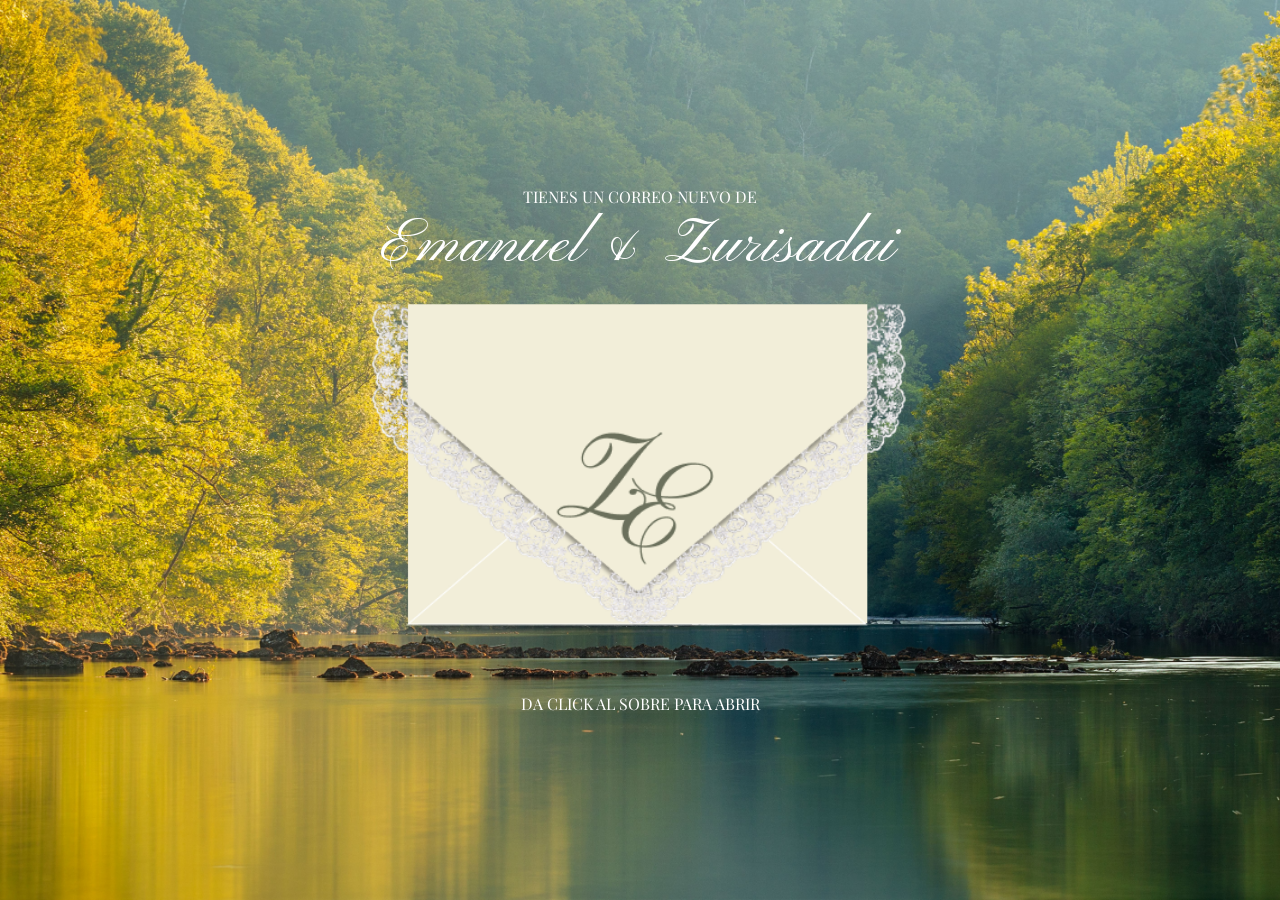
<file: index.html>
<!DOCTYPE html>
<html lang="es">
<head>
    <meta charset="UTF-8">
    <meta name="viewport" content="width=device-width, initial-scale=1.0">
    <meta name="description" content="Tienes un correo nuevo de Zurisadai & Emanuel. Da click en el sobre para abrir tu invitación de boda.">

    <!-- Open Graph (vista previa al compartir por WhatsApp, etc.) -->
    <!-- TODO: reemplazar https://tu-dominio.com por el dominio real al desplegar -->
    <meta property="og:type" content="website">
    <meta property="og:title" content="Emanuel & Zurisadai - Tienes un correo nuevo">
    <meta property="og:description" content="Da click en el sobre para abrir tu invitación de boda.">
    <meta property="og:image" content="https://zurisadaiyemanuel.lat/fotos/foto1.jpeg">
    <meta property="og:url" content="https://zurisadaiyemanuel.lat/index.html">

    <link rel="stylesheet" href="css/invitation-style.css">
    <link rel="icon" href="favicon/favicon-ZE-logo.png">
    <title>E&Z - Invitación</title>
</head>
<body>
    <main id="header-card-index">
        <p id="header-card-index-label-1">TIENES UN CORREO NUEVO DE</p>
        <p id="header-card-index-label-2">Emanuel & Zurisadai</p>
        <a href="invitation.html"><img id="sobre-closed-img" src="img/sobre-bordado.png" alt="imagen de sobre"></a>
        <p id="header-card-index-label-3">DA CLICK AL SOBRE PARA ABRIR</p>
    </main>
    <script src="js/animations.js"></script>
</body>
</html>
</file>
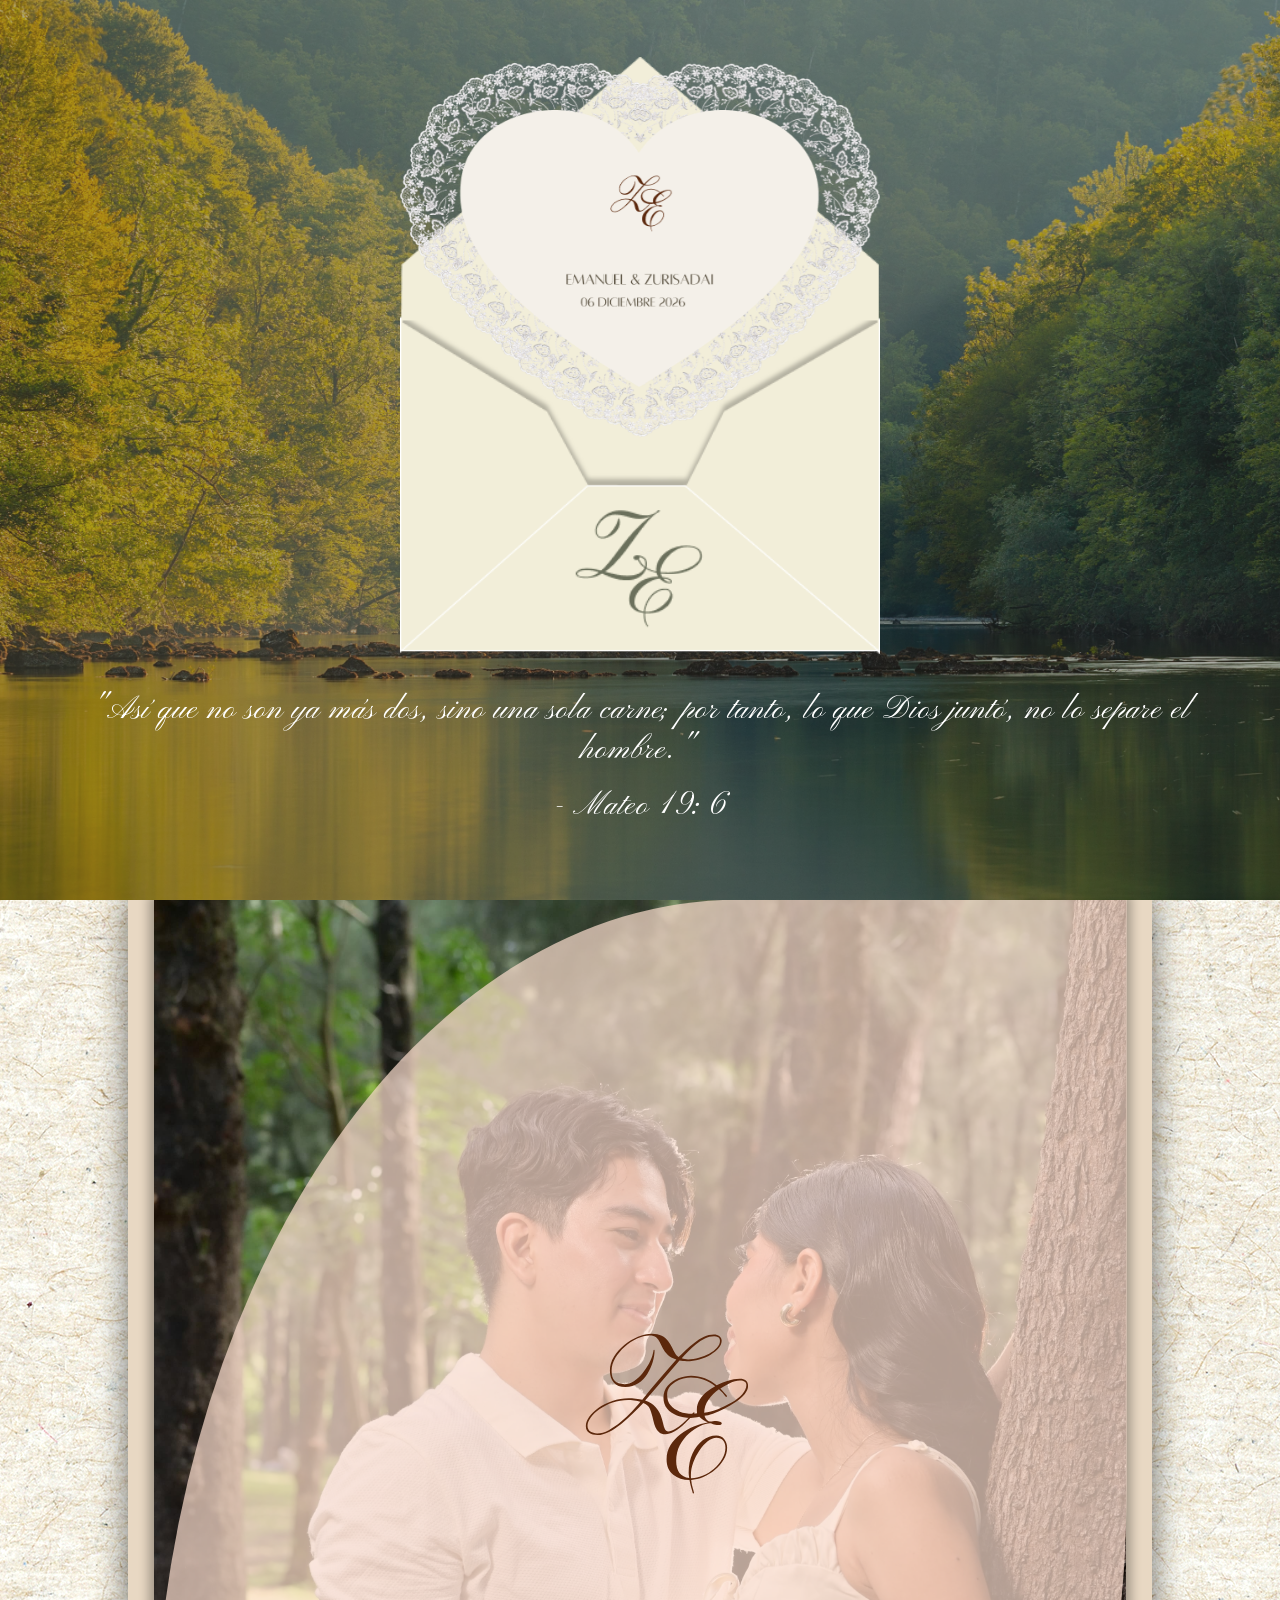
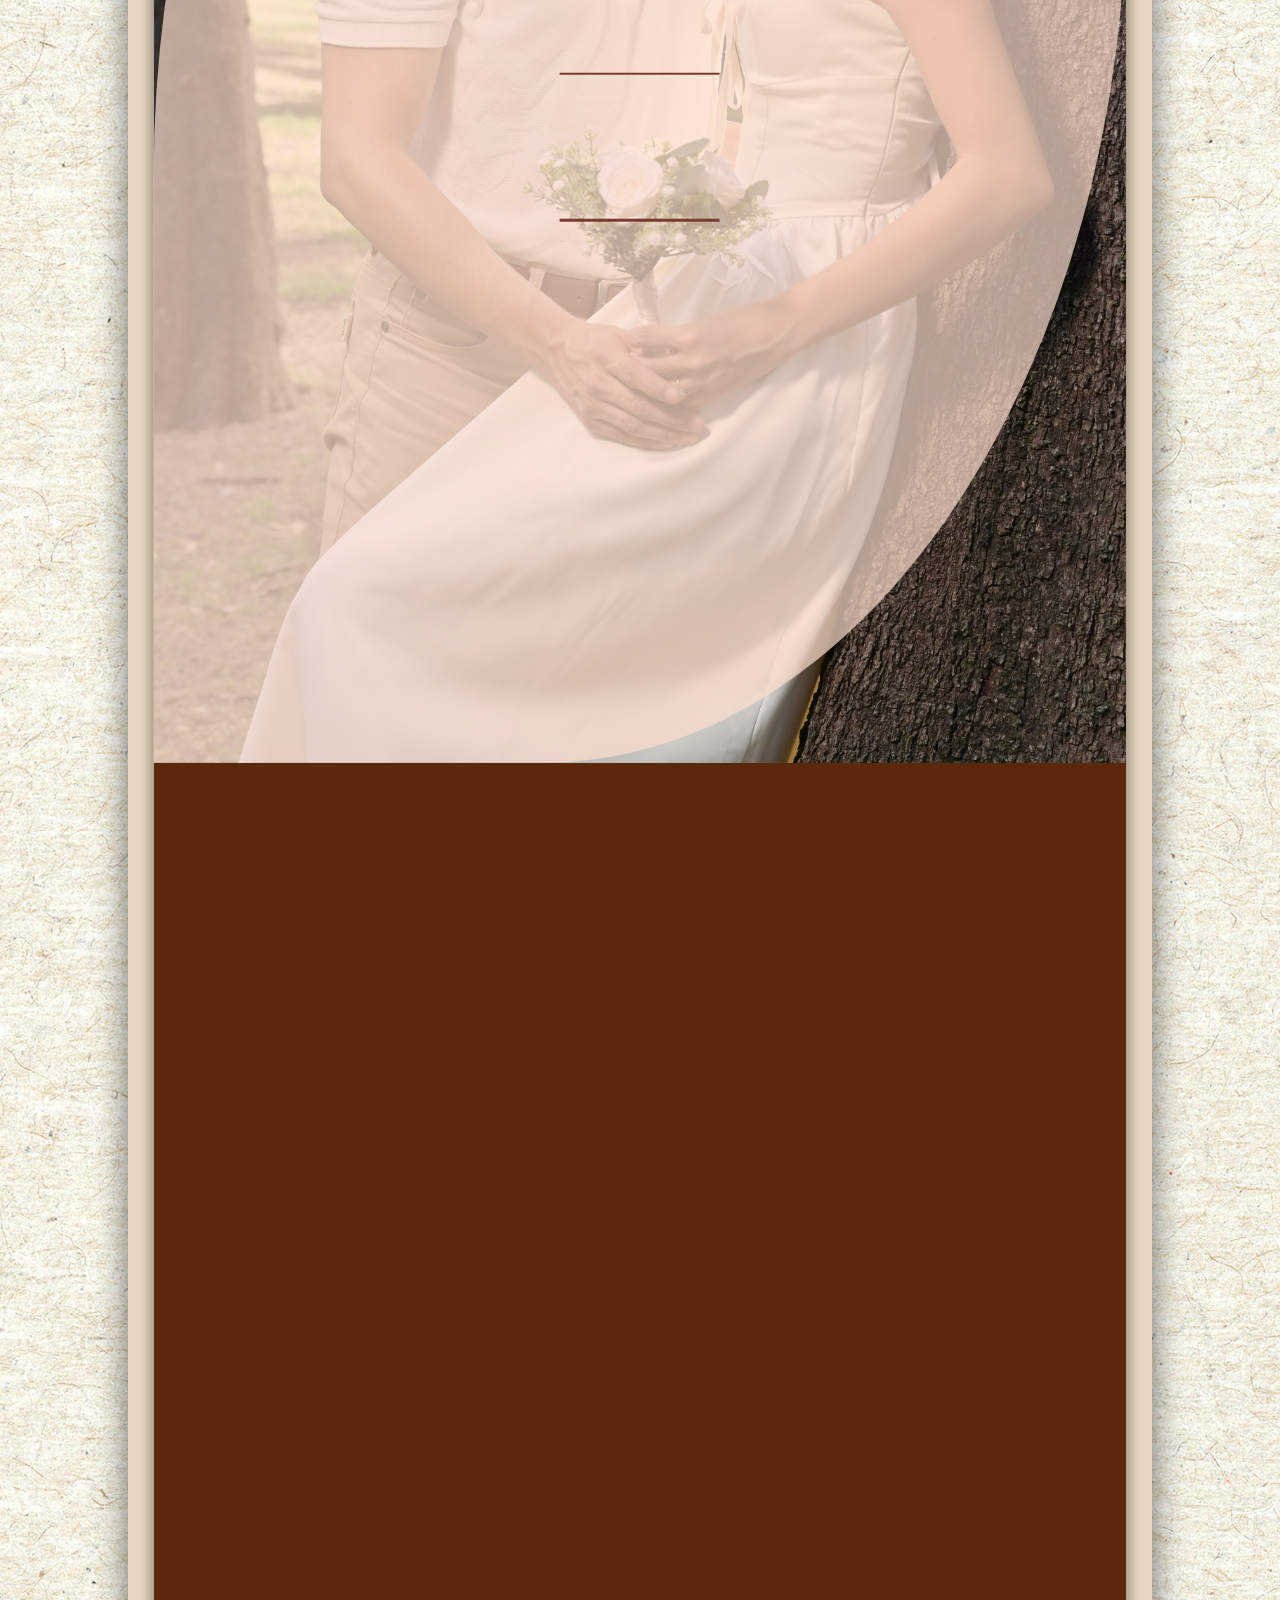
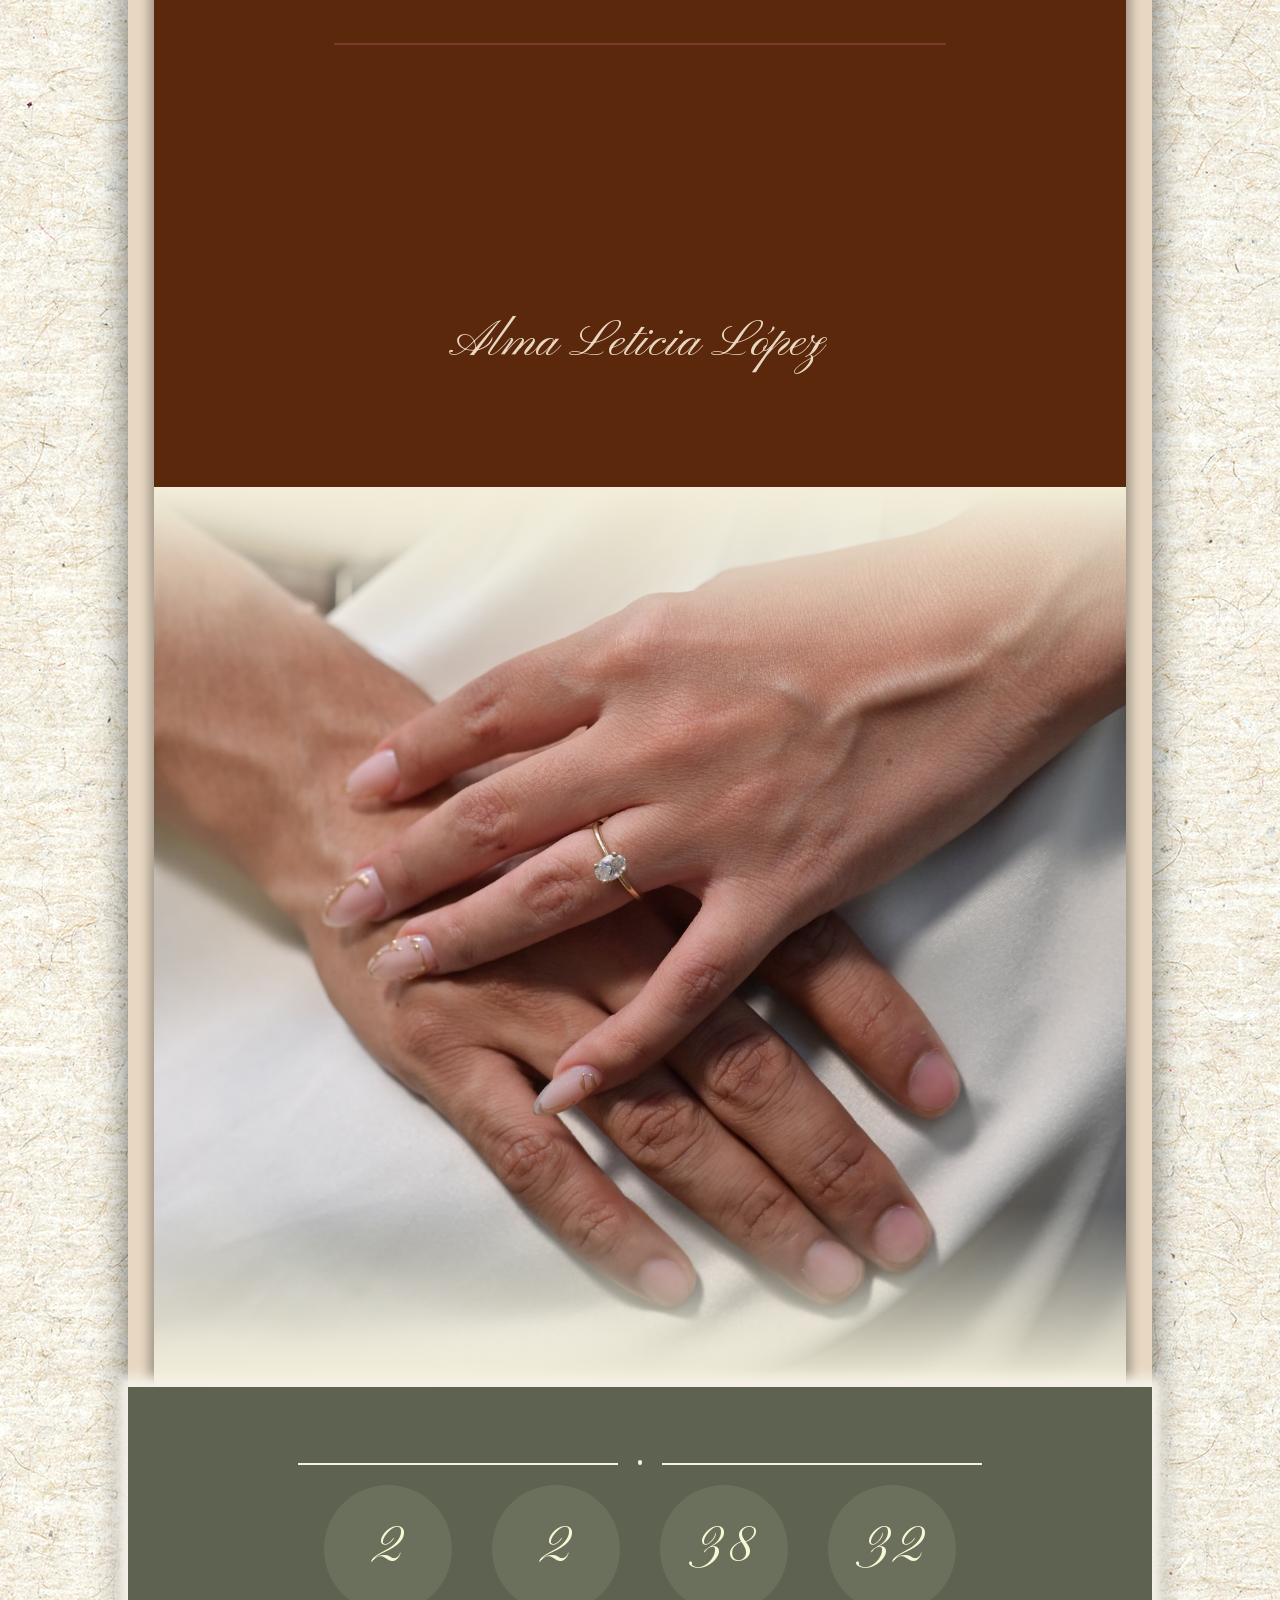
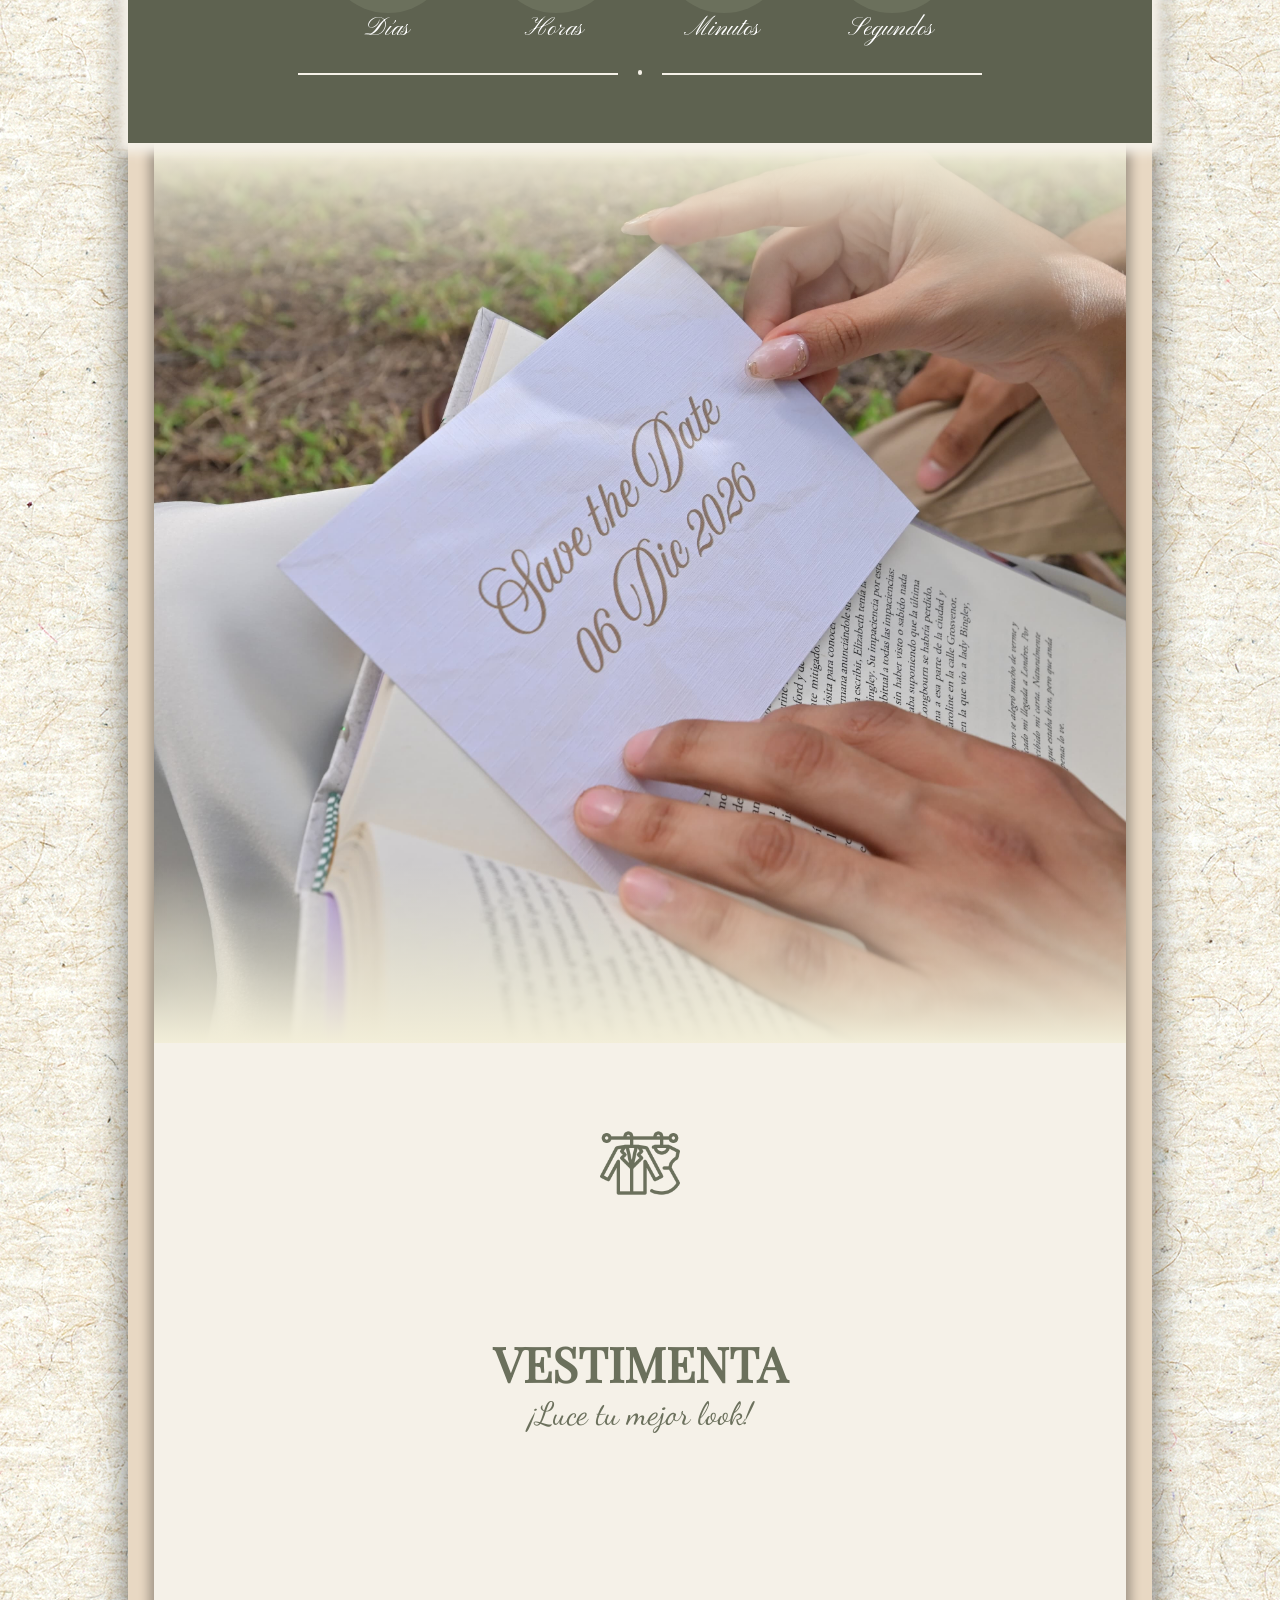
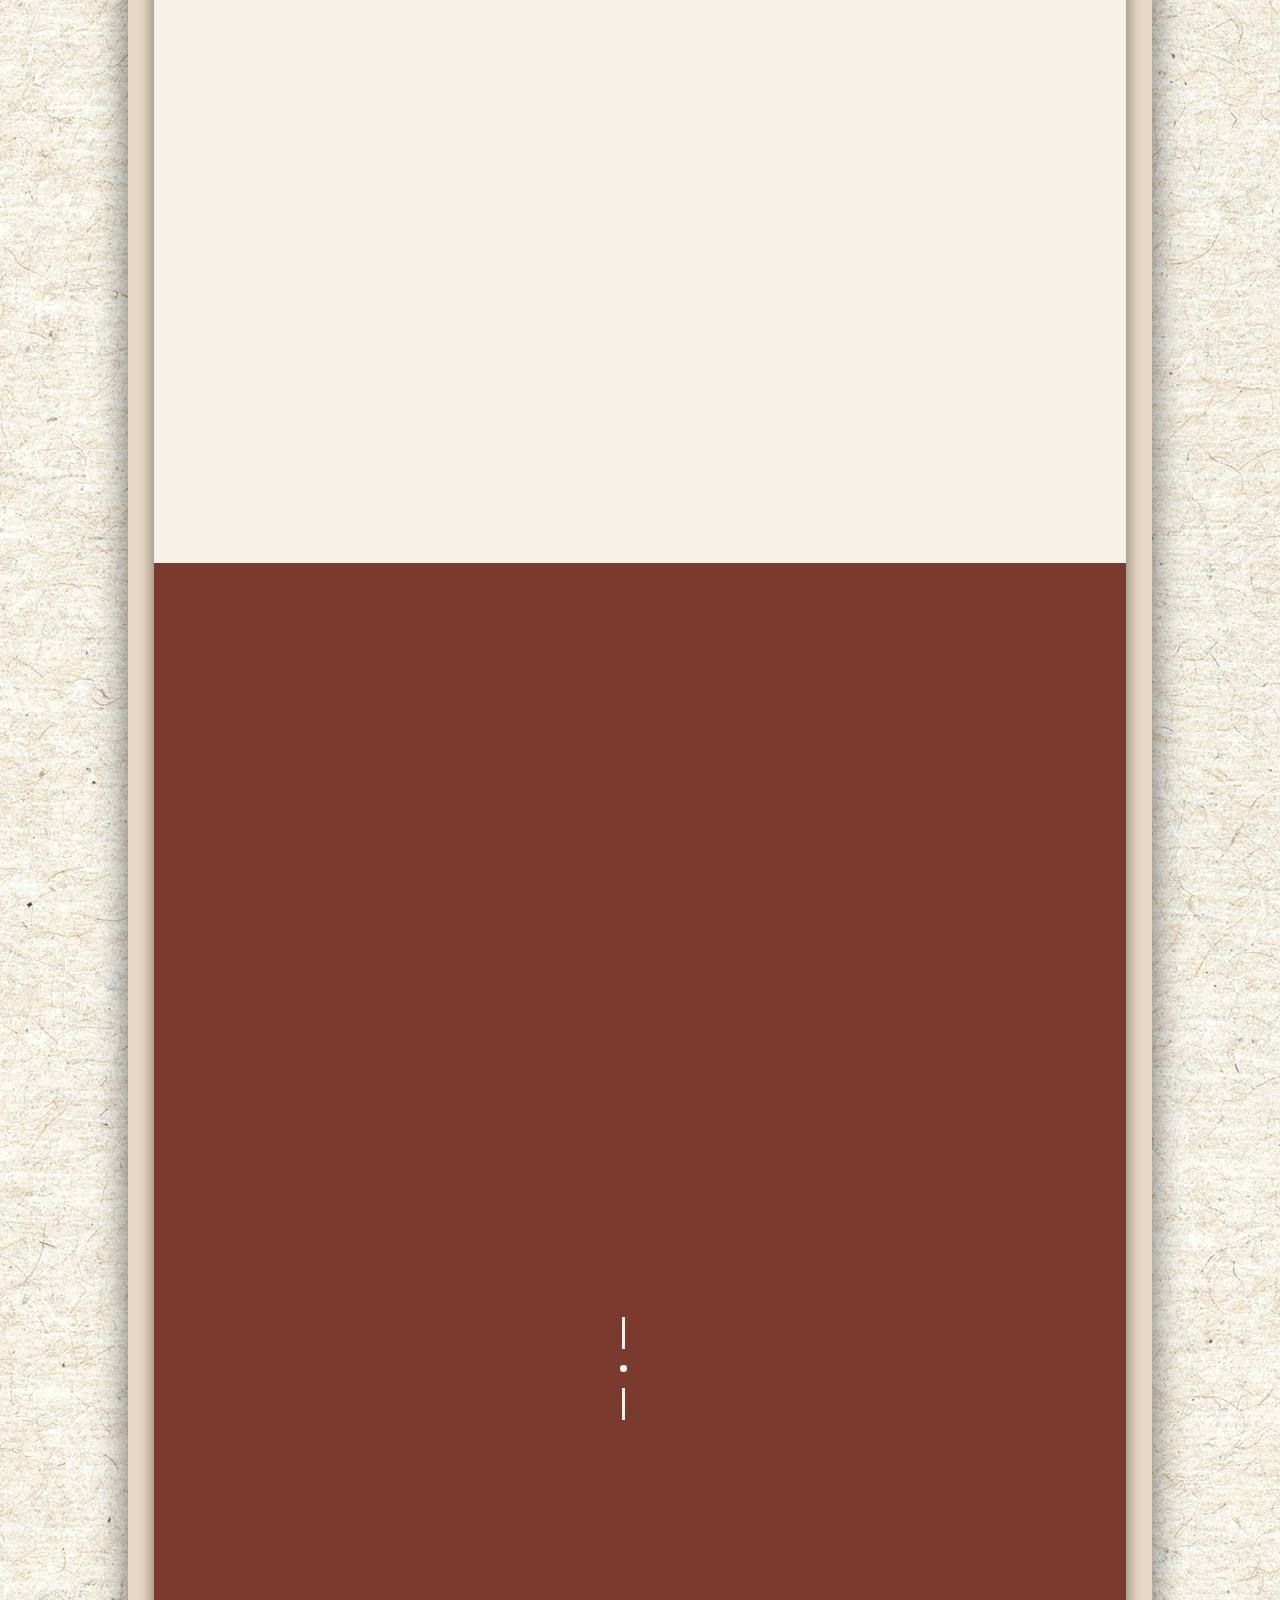
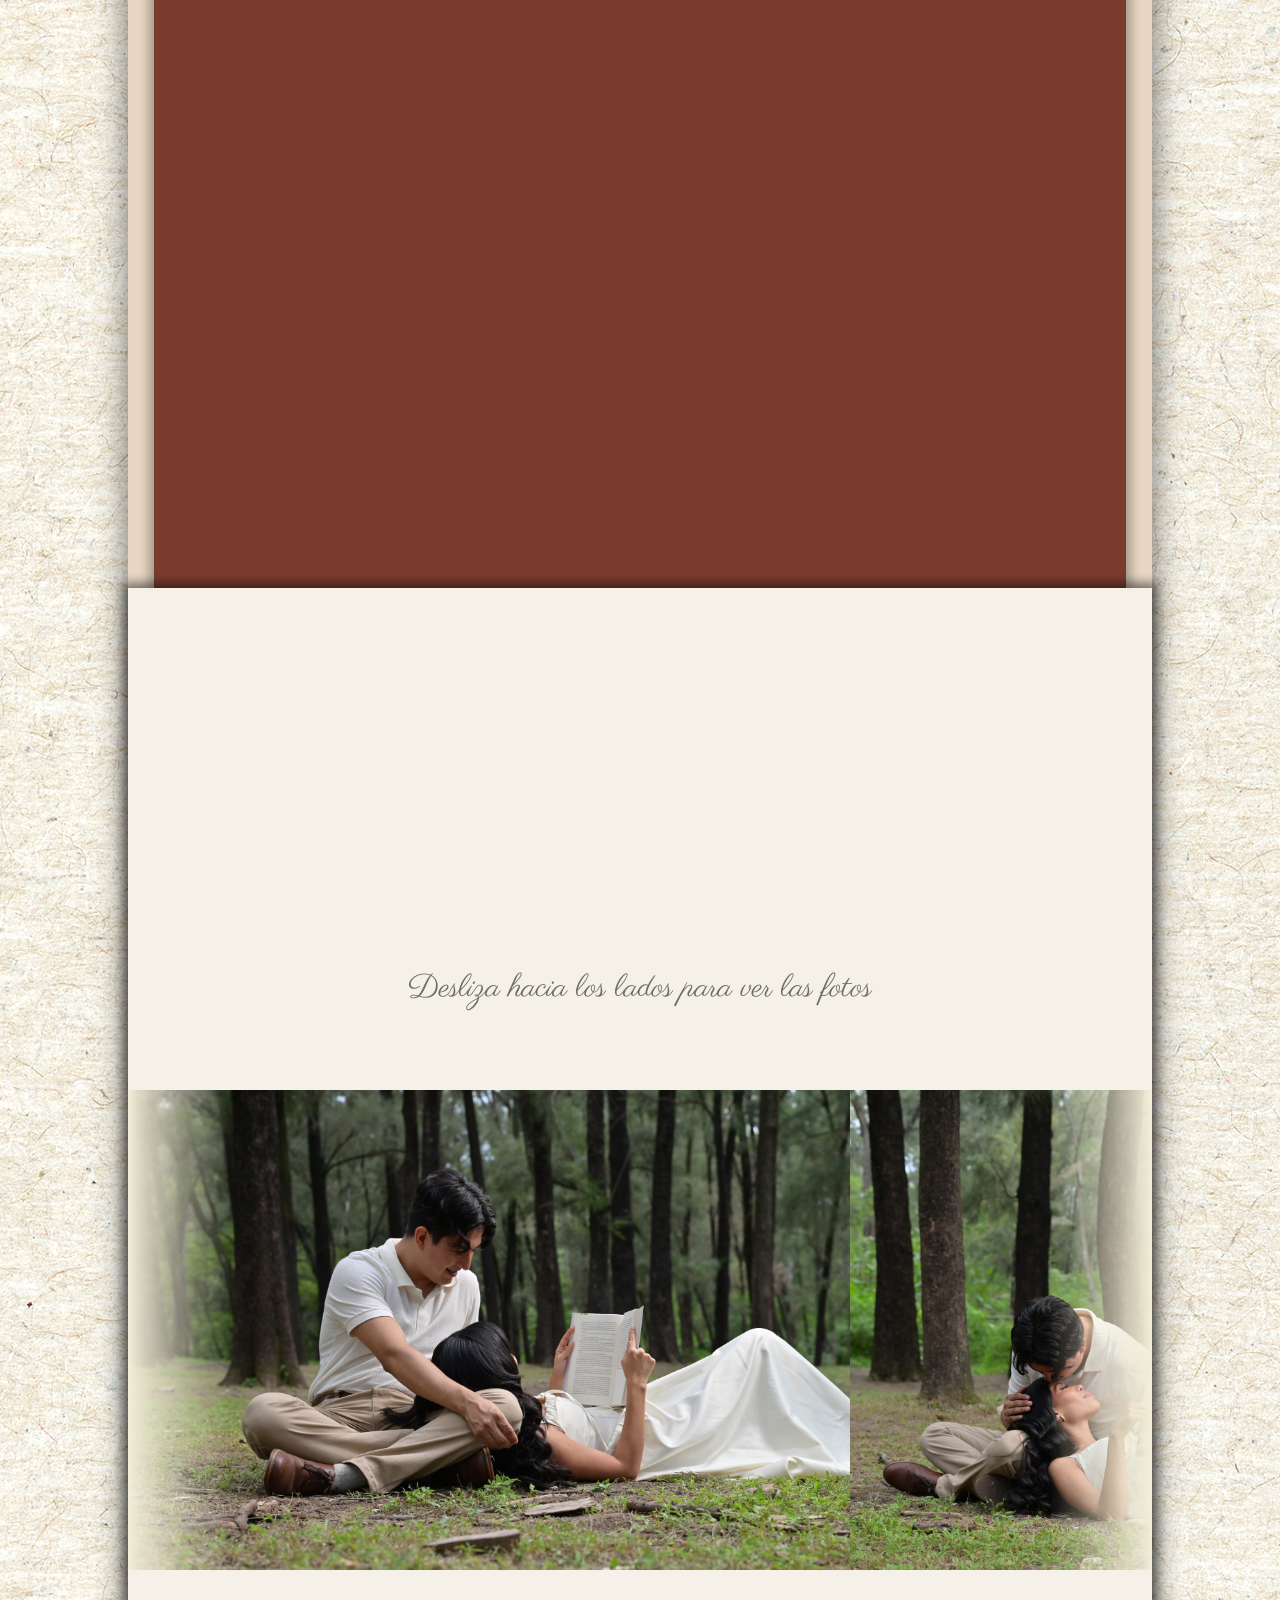
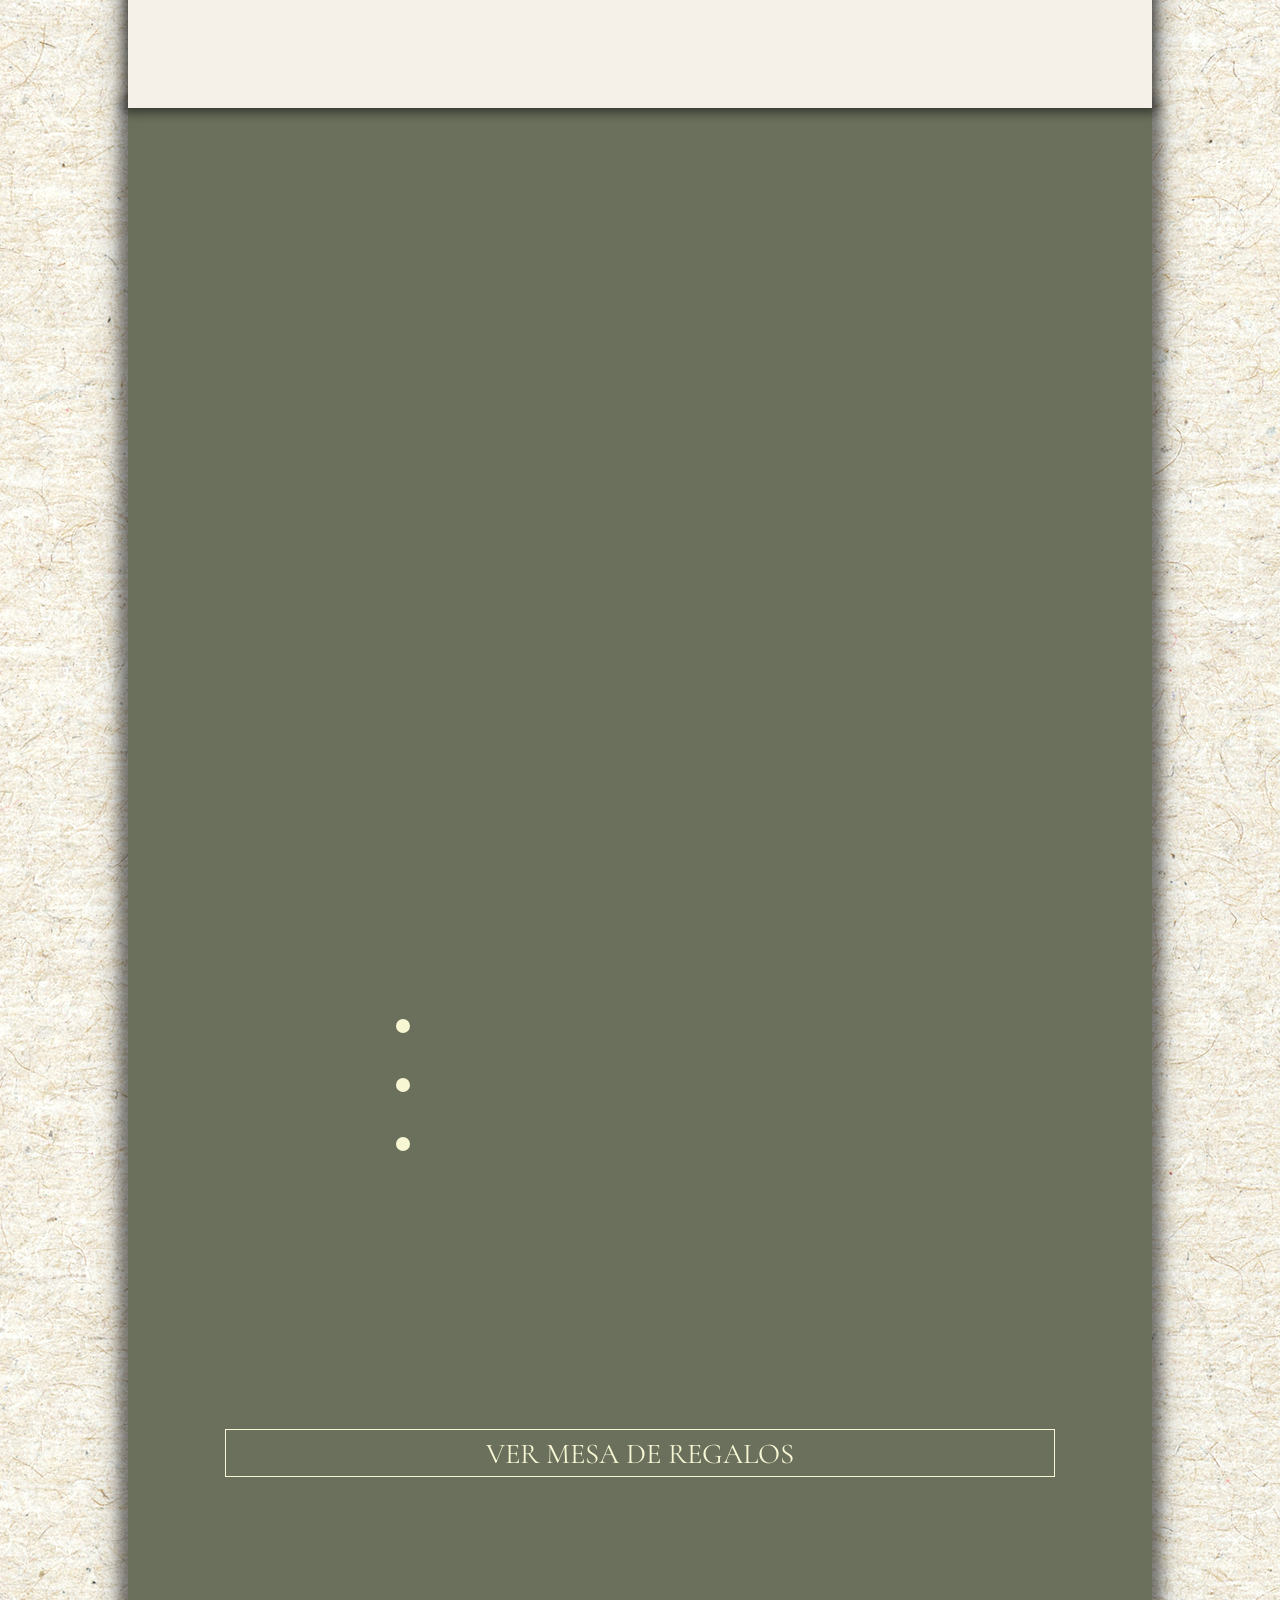
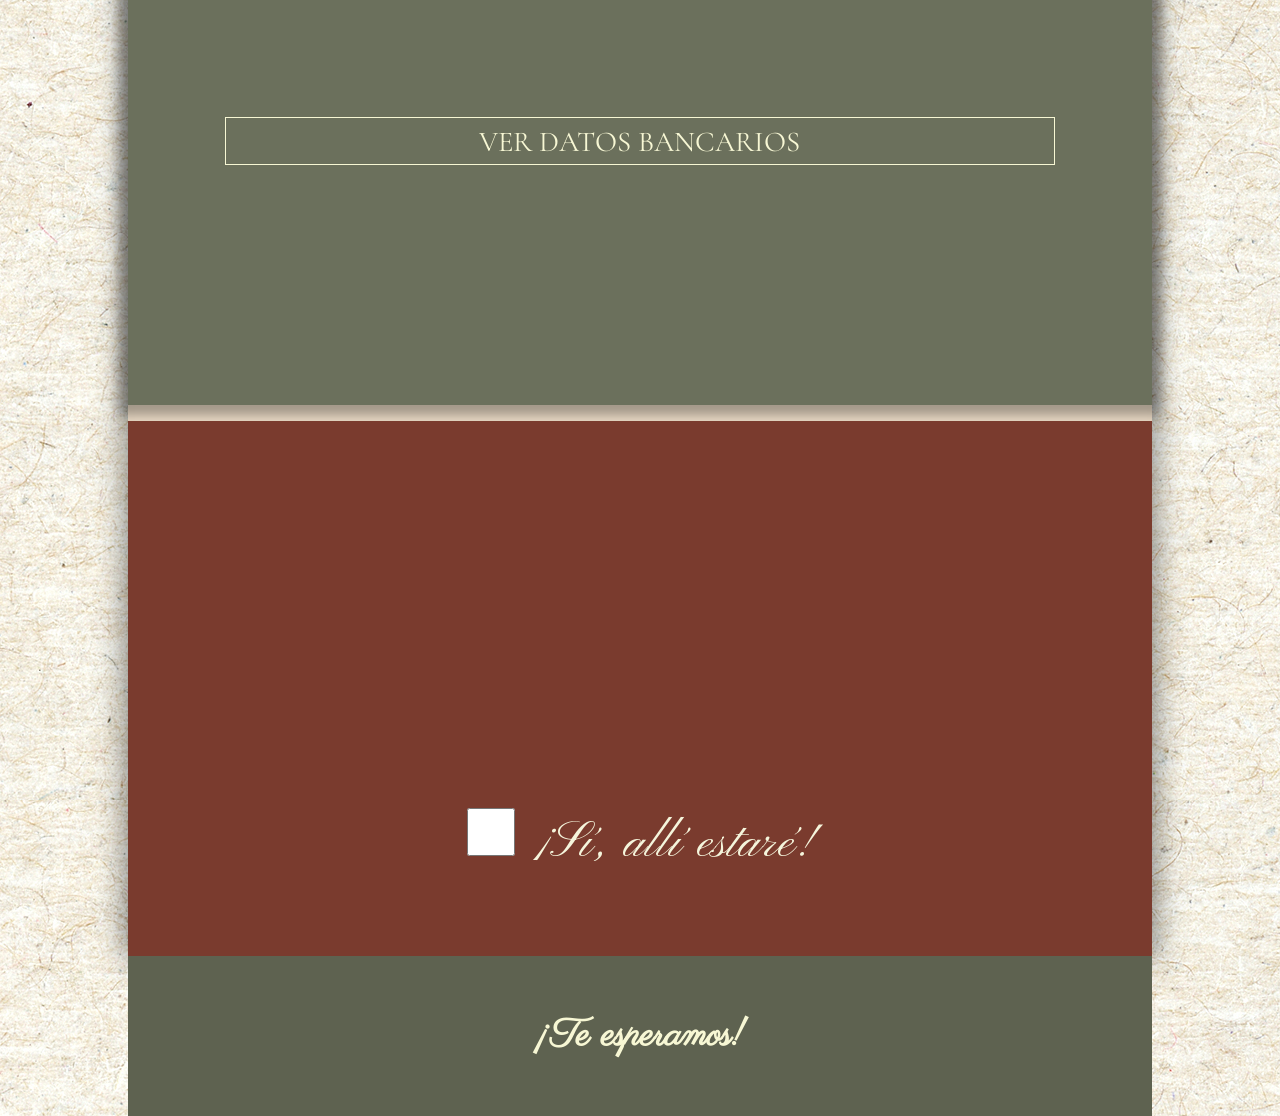
<file: invitation.html>
<!DOCTYPE html>
<html lang="es">
<head>
    <meta charset="UTF-8">
    <meta name="viewport" content="width=device-width, initial-scale=1.0">
    <meta name="description" content="Emanuel & Zurisadai se casan el 6 de diciembre de 2026 en Jardín Somabela, Zapopan, Jal. ¡Nos encantaría que nos acompañes!">
    <meta property="og:type" content="website">
    <meta property="og:title" content="Emanuel & Zurisadai - Invitación de Boda">
    <meta property="og:description" content="Nos casamos el 6 de diciembre de 2026 en Jardín Somabela, Zapopan, Jal. ¡Nos encantaría que nos acompañes!">
    <meta property="og:image" content="https://zurisadaiyemanuel.lat/fotos/foto1.jpeg">
    <meta property="og:url" content="https://zurisadaiyemanuel.lat/invitation.html">

    <link rel="icon" type="img/png" href="favicon/favicon-ZE-logo.png">
    <link rel="stylesheet" href="css/invitation-style.css">
    <title>E&Z - Invitación</title>
</head>
<body>
    <header id="header-card" class="card">
        <article id="header-card-hero">
            <div id="header-hero-box">
                <img id="corazon-bordado-img" src="img/corazon.png" alt="Imagen de corazón bordado">
                <img id="sobre-opened-img" src="img/sobre-open.png" alt="Imagen de sobre abierto">
                <p id="header-label-1">"Así que no son ya más dos, sino una sola carne; por tanto, lo que Dios juntó, no lo separe el hombre."</p>
                <p id="header-label-2">- Mateo 19:6</p>
            </div>
        </article>
    </header>
    <main>
        <div class="thin-card">
            <section id="nombres-esposos-fondo">
                <img src="fotos/foto8.jpeg" alt="imagen de introduccion">
                <article id="nombres-esposos-card" class="card">
                    <img id="logo-ze" src="icons/ze-terracota-oscuro.svg" alt="logo">
                    <p id="nombres-esposos-label-1">Con mucha alegría, queremos compartir este momento contigo</p>
                    <div class="nombres-esposos-divider"></div>
                    <p id="nombres-esposos-label-2">Emanuel <span id="amphersant"> & </span> Zurisadai</p>
                    <div class="nombres-esposos-divider"></div>
                    <p id="nombres-esposos-label-4">Nos encantaría que seas parte de este momento tan especial para nosotros.</p>
                    <p>¡Nos casamos!</p>
                </article>
            </section>
            

            <section id="padres-card" class="card">
                <h3 id="padres-novia-title">PADRES DE LA NOVIA</h3>
                <article id="nombres-padres-novia">
                    <p id="padres-novia-label-1">"Por haberme llenado de amor y cuidado"</p>
                    <p id="padres-novia-label-2">Jesús Adame Hernandez</p>
                    <p id="padres-novia-label-3">Pedro Juárez Real</p>
                    <p id="padres-novia-label-4">"Por haberme dado la vida"</p>
                    <p id="padres-novia-label-5">Ma. Cristina Juárez</p>
                </article>
                <div id="divider-1"></div>
                <h3 id="padres-novio-title">PADRES DEL NOVIO</h3>
                <article id="nombres-padres-novio">
                    <p id="padres-novio-label-1">Alma Leticia López</p>
                </article>
            </section>

            <section id="foto-1" class="foto card" data-bg="fotos/ring_foto.jpeg">
                <div  class="foto-gradient"></div>
            </section>
        </div>
        
        <section id="timer-card">
            <div id="timer-decoration">
                <div class="timer-linea-l"></div>
                <div class="timer-punto"></div>
                <div class="timer-linea-r"></div>
            </div>
            <div class="timer-div">
                <p id="dias" class="tiempo"></p>
                <p class="descripcion">Días</p>
            </div>
            <div class="punto"></div>
            <div class="timer-div">
                <p id="horas" class="tiempo"></p>
                <p class="descripcion">Horas</p>
            </div>
            <div class="punto"></div>
            <div class="timer-div">
                <p id="minutos" class="tiempo"></p>
                <p class="descripcion">Minutos</p>
            </div>
            <div class="punto"></div>
            <div class="timer-div">
                <p id="segundos" class="tiempo"></p>
                <p class="descripcion">Segundos</p>
            </div>
            <div id="timer-decoration">
                <div class="timer-linea-l"></div>
                <div class="timer-punto"></div>
                <div class="timer-linea-r"></div>
            </div>
        </section>

        <div class="thin-card">
            <section id="foto-2" class="foto card" data-bg="fotos/save-the-date_foto.jpeg">
                <div  class="foto-gradient"></div>
            </section>
        
            <section id="vestuario-card" class="card">
                <article id="vestuario-box-1">
                    <img src="icons/vestuario.png" class="icon" alt="icono de ropa">
                    <h3 id="vestuario-title">VESTIMENTA</h3>
                    <p id="vestuario-label-1">¡Luce tu mejor look!</p>
                </article>
                <article id="vestuario-box-2">
                    <p id="vestuario-label-2">Estilo:</p>
                    <p id="vestuario-label-3">Formal</p>
                </article>
                <article id="vestuario-box-3">
                    <p id="vestuario-label-4">Colores no permitidos:</p>
                    <p id="vestuario-label-5">Blanco, Café, Perla</p>
                    <p id="vestuario-label-6">Tonos que se asemejen al blanco</p>
                </article>
            </section>

            <section id="ceremonia-card" class="card">
                <article id="ceremonia-box-1">
                    <img src="icons/anillo-de-bodas.png" class="icon" alt="icono de anillos">
                    <h3 id="ceremonia-title">CEREMONIA</h3>
                </article>
                <article id="ceremonia-box-2">
                    <p id="ceremonia-label-1">La ceremonia será en</p>
                    <p id="ceremonia-label-2">Jardín Somabela</p>
                    <div id="ceremonia-date-box">
                        <p id="ceremonia-label-fecha">06 DIC</p>
                        <div id="ceremonia-decoration">
                            <div class="decoration-linea-t"></div>
                            <div class="decoration-punto"></div>
                            <div class="decoration-linea-b"></div>
                        </div>
                        <p id="ceremonia-label-hora">4:00 PM</p>
                    </div>
                    <p id="ceremonia-label-3">Carretera a Saltillo,  km 11, 45189,</p>
                    <p id="ceremonia-label-4">La Corpeña,  Zapopan, Jal.</p>
                </article>
                <article id="ceremonia-card-3">
                    <a id="ceremonia-button" target="_blank" href="https://maps.app.goo.gl/AenFaDSoMLWdAMHd6">VER UBICACIÓN</a>
                </article>
            </section>
        </div>

        <section id="galeria-card">
            <article id="galeria-box-1">
                <img class="icon" src="icons/camara.png" alt="icono de lente de camara">
                <h3 id="galeria-title">GALERIA</h3> 
                <p id="galeria-label-1">Desliza hacia los lados para ver las fotos</p>   
            </article>
            <article id="galeria-box-2">
                <div id="galeria-gradient-1" class="gradient"></div>
                <div id="galeria-track">
                    <img class="imagen" src="fotos/foto1.jpeg" alt="imagen de novios" loading="lazy">
                    <img class="imagen" src="fotos/foto2.jpeg" alt="imagen de novios" loading="lazy">
                    <img class="imagen" src="fotos/foto3.jpeg" alt="imagen de novios" loading="lazy">
                    <img class="imagen" src="fotos/foto4.jpeg" alt="imagen de novios" loading="lazy">
                    <img class="imagen" src="fotos/foto5.jpeg" alt="imagen de novios" loading="lazy">
                    <img class="imagen" src="fotos/foto6.jpeg" alt="imagen de novios" loading="lazy">
                    <img class="imagen" src="fotos/foto7.jpeg" alt="imagen de novios" loading="lazy">
                    <img class="imagen" src="fotos/foto8.jpeg" alt="imagen de novios" loading="lazy">
                    <img class="imagen" src="fotos/foto9.jpeg" alt="imagen de novios" loading="lazy">
                </div>
                <div id="galeria-gradient-2" class="gradient"></div>
            </article>
        </section>

        <section id="regalos-card" class="card">
            <article id="regalos-box-1">
                <img src="icons/regalo.png" class="icon" alt="icono de caja de regalo">
                <h3 id="regalos-title">REGALOS</h3>
            </article>
            <article id="regalos-box-2">
                <p id="regalos-label-1">¡Lo mas importante es tu presencia!</p>
            </article>
            <article id="regalos-box-3">
                <p id="regalos-label-2">Pero si deseas bendecirnos con un presente, puedes realizarlo de las siguientes formas:</p>
            </article>
            <article id="regalos-box-4">
                <ul>
                    <li><p class="regalos-list-item">Llevar el detalle el día del evento.</p></li>
                    <li><p class="regalos-list-item">Elegir de la Mesa de Regalos.</p></li>
                    <li><p class="regalos-list-item">Transferencia interbancaria.</p></li>
                </ul>
            </article>
            <article id="regalos-box-5">
                <p id="regalos-label-3">Para ver la <span>Mesa de Regalos</span> da click en el siguiente enlace:</p>
                <a target="_blank" href="https://mesaderegalos.liverpool.com.mx/milistaderegalos/60016608"><button class="regalos-button" id="regalos-button-1">VER MESA DE REGALOS</button></a>
            </article>
            <article id="regalos-box-6">
                <p id="regalos-label-4">Si deseas no complicarte puedes realizarlo de la siguiente forma:</p>
                <a href="#bank-info-card"><button class="regalos-button" id="regalos-button-2">VER DATOS BANCARIOS</button></a>
            </article>
        </section>
        <section id="bank-info-card" class="card">
            <img src="img/bank-info.svg" alt="">
        </section>
        <section id="confirmation-card">
            <div id="confirmation-card-box-1">
                <h3 id="confirmation-title">CONFIRMAR ASISTENCIA</h3>
                <p id="confirmation-label-1">Por favor, confirma tu asistencia</p>
            </div>
            <label class="form-label" id="confirmation-label-2"><input type="checkbox" id="confirmation-radio"> ¡Sí, allí estaré!</label>
            <form id="confirmation-form">
                <input class="form-input-text" type="text" name="apellidos" placeholder="Apellidos" required>
                <input class="form-input-text" type="text" name="nombre" placeholder="Nombre(s)" required>
                <input class="form-input-text" type="text" name="alergias" placeholder="Intolerancias o alergias alimentarias" required>
                <textarea class="form-input-text" name="mensaje" placeholder="Mensaje para los novios (opcional)"></textarea>
                <button id="form-button" type="submit">ENVIAR RESPUESTA</button>
            </form>
        </section> 
    </main>
    <footer id="footer-card">
        <h1 id="footer-label-1">¡Te esperamos!</h1>
    </footer>
    <script src="js/temp.js"></script>
    <script src="js/animations.js"></script>
    <script src="js/form.js"></script>
    <script src="js/form-visibility.js"></script>
</body>
</html>
</file>
<file: css/invitation-style.css>
/* ==================================================================
   FUENTES
   ================================================================== */
@font-face {
    font-family: 'fuente1';
    src: url(../fonts/playfairdisplay/static/PlayfairDisplay-Regular.ttf);
    font-weight: normal;
    font-style: normal;
    font-display: swap;
}

@font-face {
    font-family: 'fuente1-cursiva';
    src: url(../fonts/playfairdisplay/static/PlayfairDisplay-Italic.ttf);
    font-weight: normal;
    font-style: normal;
    font-display: swap;
}

@font-face {
    font-family: 'fuente2';
    src: url(../fonts/Dancing_Script/DancingScript-VariableFont_wght.ttf);
    font-weight: normal;
    font-style: normal;
    font-display: swap;
}

@font-face {
    font-family: 'fuente3';
    src: url(../fonts/Kapakana/static/Kapakana-Regular.ttf);
    font-weight: normal;
    font-style: normal;
    font-display: swap;
}

@font-face {
    font-family: 'fuente4';
    src: url(../fonts/Cormorant_Garamond/CormorantGaramond-VariableFont_wght.ttf);
    font-display: swap;
}

@font-face {
    font-family: 'fuente5';
    src: url(../fonts/Parisienne/Parisienne-Regular.ttf);
    font-display: swap;
}


/* ==================================================================
   VARIABLES GLOBALES (COLORES)
   ================================================================== */
:root {
    --terracotagpt: #cb997e; /* Terracota */
    --terracota-oscuro: #5c280c;
    --terracora-darkclay: #7A3B2E;
    --terracota-spicedbruck: #8c3E2f;
    --terracota-wine: #6E2F26;
    --terracota-burn: #A04A32;
    --forestolive: #4f5d2f;
    --olive:#808000;
    --olivogpt: #6b705c; /* Títulos */
    --olivogpt2: hsl(75, 10%, 35%);
    --beige1: #E8D8C3;
    --beigegpt: #f5f1e8; /* Fondo */
    --gris: #3e3e3e; /* Descripción */
    --dorado: hsl(60, 70%, 90%);
}


/* ==================================================================
   BASE / GLOBAL
   (aplica a index.html e invitation.html)
   ================================================================== */
*, *::before, *::after {
    box-sizing: border-box;
}

body {
    margin: 0;
    background-color: white;
    background-image: url(../img/textura-papel.jpg);
    overflow-x: hidden;
}

main {
    width: 80%;
    background-color: var(--beige1);
    box-shadow: 0px 0px 30px 3px rgb(0 0 0 / 50%);
    margin-left: auto;
    margin-right: auto;
    /* background-image: url(../img/textura-papel.jpg); */
}

a {
    text-decoration: none;
}

img {
    max-width: 100%;
}


/* ==================================================================
   UTILIDADES - ANIMACIÓN DE TEXTOS (aparecer desde abajo)
   ================================================================== */
.reveal-text {
    opacity: 0;
    transform: translateY(2.5rem);
    transition: opacity .8s cubic-bezier(.25, .1, .25, 1),
                transform .8s cubic-bezier(.25, .1, .25, 1);
    will-change: opacity, transform;
}

.reveal-text.is-visible {
    opacity: 1;
    transform: translateY(0);
}

@media (prefers-reduced-motion: reduce) {
    .reveal-text {
        transition: none;
        opacity: 1;
        transform: none;
    }
}


/* ==================================================================
   HEADER-CARD-INDEX  (portada / sobre cerrado en index.html)
   ================================================================== */
#header-card-index {
    width: 100%;
    height: 100vh;
    margin-left: auto;
    margin-right: auto;
    background: url("../img/paisaje-fondo.jpg");
    background-size: cover;
    background-position: center;
    background-repeat: no-repeat;
    align-content: center;
    text-align: center;
    color: #fff;
}

#header-card-index #header-card-index-label-1 {
    font-family: 'fuente1';
    margin: 0;
}

#header-card-index #header-card-index-label-2 {
    font-family: 'fuente3';
    font-size: 5em;
    margin: 0;
    margin-bottom: 1rem;
}

#header-card-index #sobre-closed-img {
    margin: 0;
    display: inline-block;
    width: 35rem;
}

#header-card-index #header-card-index-label-3 {
    font-family: 'fuente1';
    margin: 0;
}


/* ==================================================================
   HEADER-CARD  (hero de invitation.html)
   ================================================================== */
#header-card {
    position: relative;
    z-index: 999;
    min-height: 100vh;
    width: 100%;
    margin: 0;
    background: url("../img/paisaje-fondo.jpg");
    background-size: cover;
    background-position: center;
    background-repeat: no-repeat;
    text-align: center;
    align-content: center ;
    color: #fff;
    overflow: hidden;
}

#header-card-hero {
    background-color: hsla(50, 10%, 20%, .4);
    width: inherit;
    min-height: inherit;
    padding: 2rem;
    display: flex;
    align-items: center;
    justify-content: center;
}

#header-hero-box {
    display: inline-block;
    z-index: 1;
    position: relative;
    width: fit-content;
    height: 80%;
    margin: 0;
}

#header-card-hero #corazon-bordado-img {
    position: absolute;
    margin: 0;
    z-index: 2;
    width: 30rem;
    max-width: 30rem;
    pointer-events: none;
    transform: translateX(-50%);
    left: 50%;
}

#corazon-bordado-img.reveal-text {
    transition-duration: 2s;
}

#header-card-hero #sobre-opened-img {
    z-index: 1;
    width: 80%;
    max-width: 30rem;
    margin: 0;
    margin-bottom: 1rem;
    display: inline-block;
}

#header-card #header-label-1,
#header-card #header-label-2 {
    font-family: 'fuente3';
    font-size: 2.5em;
    margin: 0;
    margin-top: 1rem;
    margin-bottom: 1rem;
}


/* ==================================================================
   THIN-CARD  (contenedor que agrupa varias <section> de invitation.html)
   ================================================================== */
.thin-card {
    display: block;
    width: 95%;
    margin-left: auto;
    margin-right: auto;
    box-shadow: 0 0 10px 5px rgba(0, 0, 0, .3);
}

.thin-card .card {
    margin-left: auto;
    margin-right: auto;
}


/* ==================================================================
   GRID BASE COMPARTIDA
   (layout común a todas las secciones tipo "card": se sobreescribe
   por cada card más abajo, por eso debe declararse antes que ellas)
   ================================================================== */
#nombres-esposos-card,
#padres-card,
#ceremonia-card,
#vestuario-card,
#galeria-card,
#regalos-card,
#footer-card,
#confirmation-card {
    display: grid;
    grid-template-columns: auto;
    align-items: center;
    align-content: center;
    justify-content: center;
    text-align: center;
    margin: 0;
    padding: 0;
}



/* ==================================================================
   NOMBRES-ESPOSOS-CARD
   ================================================================== */
#nombres-esposos-fondo {
    position: relative;
    display: flex;
    flex-direction: column;
    justify-content: center;
    width: 100%;
    height: auto;
    z-index: 1;
}

#nombres-esposos-card {
    display: block;
    position: absolute;
    top: 50%;
    left: 50%;
    transform: translate(-50%, -50%);
    width: 100%;
    aspect-ratio: 2767 / 4160;
    max-height: 100%;
    padding: 3rem;
    color: var(--gris);
    background-color: hsla(20, 90%, 90%, .7);
    border-radius: 60% 0 60% 0;
    overflow: hidden;
}

#nombres-esposos-fondo img {
    display: block;
    width: 100%;
    height: auto;
}



#nombres-esposos-card #logo-ze {
    display: block;
    max-width: 15rem;
    margin: 0 auto;
}

#nombres-esposos-card p {
    font-family: 'fuente1-cursiva';
    font-size: 1.7em;
}

#nombres-esposos-card .nombres-esposos-divider {
    width: 10rem;
    height: .15rem;
    background-color: var(--terracora-darkclay);
    margin: 1rem;
    margin-left: auto;
    margin-right: auto;
}

#nombres-esposos-card #nombres-esposos-label-2 {
    font-size: 7em;
    font-family: 'fuente3';
    color: var(--terracota-oscuro);
    margin: 0;
}

#nombres-esposos-card #amphersant {
    font-family: 'fuente1';
    font-size: .6em;
    margin: 0;
}


/* ==================================================================
   PADRES-CARD
   ================================================================== */
#padres-card {
    height: fit-content;
    min-height: 100vh;
    display: grid;
    grid-template-rows: 1fr auto auto 1fr auto;
    grid-template-columns: 90%;
    align-items: center;
    justify-content: center;
    text-align: center;
    background-color: var(--terracota-oscuro);
    color: var(--beigegpt);
    padding: 3rem 0;
}

#padres-card #padres-novia-title,
#padres-card #padres-novio-title {
    font-size: 3em;
    font-family: 'fuente4';
}

#padres-card #nombres-padres-novia,
#padres-card #nombres-padres-novio {
    display: inline-block;
}

#padres-card #padres-novia-label-1,
#padres-card #padres-novia-label-4 {
    font-family: 'fuente1-cursiva';
    font-size: 2em;
}

#padres-card #padres-novia-label-2,
#padres-card #padres-novia-label-3,
#padres-card #padres-novia-label-5,
#padres-card #padres-novio-label-1 {
    font-family: 'fuente3';
    color: var(--beige1);
    font-size: 4em;
}

/* divisor entre el bloque de padres de la novia y el del novio */
#divider-1 {
    width: 70%;
    height: .15rem;
    background-color: var(--terracora-darkclay);
    margin: 3rem auto;
}

#padres-card #padres-decoration {
    display: flex;
    width: fit-content;
    margin: 0 auto;
    margin-bottom: 1rem;
    flex-direction: column;
}

#padres-decoration #padres-linea-l,
#padres-decoration #padres-linea-r {
    display: block;
    height: 2.5rem;
    width: .11rem;
    margin: 0 auto;
}

#padres-decoration #padres-punto {
    display: inline-block;
    width: .3rem;
    height: .3rem;
    border-radius: 50%;
    margin: 1rem 0;
}

#padres-decoration .padres-decoration {
    background-color: var(--terracora-darkclay)
}


/* ==================================================================
   FOTOS-CARD  (#foto-1 y #foto-2, dentro de cada .thin-card)
   ================================================================== */
/* background-image de #foto-1 y #foto-2 se asigna vía JS (ver animations.js)
   cuando la sección entra al viewport, para diferir su carga */
.foto {
    background-position: center;
    background-repeat: no-repeat;
    background-size: cover;
    height: 100vh;
    margin-left: auto;
    margin-right: auto;
}

.foto-gradient {
    height: inherit;
    background: linear-gradient(
        hsla(50, 50%, 90%, 1),
        transparent,
        transparent,
        transparent,
        transparent,
        hsla(50, 50%, 90%, 1)
    );
    margin-left: auto;
    margin-right: auto;
}


/* ==================================================================
   TIMER-CARD
   ================================================================== */
#timer-card {
    margin: 0;
    padding-top: 3rem;
    padding-bottom: 3rem;
    text-align: center;
    align-content: center;
    background-color: var(--olivogpt2);
    width: 100%;
    position: relative;
    z-index: 999;
    box-shadow: 0 0 10px 10px rgba(245,241,232, 1);
}

#timer-card #timer-decoration {
    margin: 0;
    margin-top: 1rem;
    margin-bottom: 1rem;
}

#timer-card .timer-linea-l,
#timer-card .timer-linea-r {
    display: inline-block;
    width: 20rem;
    height: .11rem;
    background-color: var(--beigegpt);
    margin: 0;
    margin-left: auto;
    margin-right: auto;
}

#timer-card .timer-punto {
    display: inline-block;
    width: .3rem;
    height: .3rem;
    border-radius: 50%;
    background-color: var(--beigegpt);
    margin: 0;
    margin-left: 1rem;
    margin-right: 1rem;
}

#timer-card .timer-div {
    display: inline-block;
    text-align: center;
    align-content: center;
}

#timer-card .tiempo {
    font-family: 'fuente3';
    width: 8rem;
    height: 8rem;
    background-color: var(--olivogpt);
    border-radius: 50%;
    align-content: center;
    text-align: center;
    color: var(--dorado);
    font-size: 4em;
    margin: 0;
    margin-right: 1rem;
    margin-left: 1rem;
}

#timer-card .descripcion {
    font-family: 'fuente3';
    font-size: 2em;
    margin: 0;
    color: white;
}

#timer-card .punto {
    display: inline-block;
    border-radius: 50%;
    background-color: var(--terracotagpt);
    margin: 0;
    margin-bottom: 5.5rem;
}


/* ==================================================================
   VESTUARIO-CARD
   (en el HTML aparece antes que CEREMONIA-CARD; varias reglas de acá
   son compartidas con #ceremonia-card, #galeria-card y #regalos-card,
   señalado en cada caso)
   ================================================================== */
#vestuario-card {
    min-height: 70rem;
    grid-template-rows: 1fr 1fr 1fr;
    gap: 0;
    padding: 5rem 0;
    max-height: 100vh;
    background-color: var(--beigegpt);
    color: var(--olivogpt);
}

/* icono: compartido con #ceremonia-card .icon y #regalos-card .icon */
#ceremonia-card .icon,
#vestuario-card .icon,
#regalos-card .icon {
    max-width: 5rem;
    height: auto;
    display: block;
    margin: auto;
}

/* título: compartido con #ceremonia-title, #galeria-title y #regalos-title */
#ceremonia-card #ceremonia-title,
#vestuario-card #vestuario-title,
#galeria-card #galeria-title,
#regalos-card #regalos-title,
#confirmation-card #confirmation-title {
    font-family: 'fuente1';
    font-size: 3em;
}

#vestuario-card #vestuario-title {
    margin: auto;
    margin-top: 8rem;
    margin-bottom: 0rem;
}

#vestuario-card #vestuario-label-1 {
    font-size: 2em;
    font-family: 'fuente2';
    margin: auto;
    margin-top: 0;
    margin-bottom: 2rem;
}

/* compartido con #ceremonia-label-1 y #galeria-label-1 */
#ceremonia-card #ceremonia-label-1,
#vestuario-card #vestuario-label-2,
#vestuario-card #vestuario-label-4,
#galeria-card #galeria-label-1 {
    font-size: 2em;
    font-family: 'fuente2';
    margin: 2rem auto;
}

#vestuario-card #vestuario-label-2,
#vestuario-card #vestuario-label-3,
#vestuario-card #vestuario-label-4 {
    font-size: 3em;
    font-family: 'fuente5';
    margin: 2rem auto;
}

/* compartido con #ceremonia-label-2/3/4 y #regalos-label-1..4 */
#ceremonia-card #ceremonia-label-2,
#ceremonia-card #ceremonia-label-3,
#ceremonia-card #ceremonia-label-4,
#vestuario-card #vestuario-label-5,
#vestuario-card #vestuario-label-6,
#regalos-card #regalos-label-1,
#regalos-card #regalos-label-2,
#regalos-card #regalos-label-3,
#regalos-card #regalos-label-4 {
    font-size: 2.4em;
    font-family: 'fuente5';
    margin: 2rem auto;
}

#vestuario-card #vestuario-label-3,
#vestuario-card #vestuario-label-5,
#vestuario-card #vestuario-label-6 {
    color: var(--olive);
}


/* ==================================================================
   CEREMONIA-CARD
   (el tamaño del .icon y del título se definen en VESTUARIO-CARD,
   compartidos entre varias cards)
   ================================================================== */
#ceremonia-card {
    min-height: 70rem;
    grid-template-rows: 1fr 1fr 1fr;
    gap: 0;
    padding: 5rem 0;
    background-color: var(--terracora-darkclay);
    color: white;
}

#ceremonia-card #ceremonia-title {
    margin: 8rem auto;
}

#ceremonia-card #ceremonia-date-box {
    margin: 2rem auto;
    display: flex;
    justify-content: center;
    align-items: center;
}

#ceremonia-card #ceremonia-label-fecha,
#ceremonia-card #ceremonia-label-hora {
    font-family: 'fuente1';
    font-size: 3.5em;
    display: inline-block;
    margin: 0;
}

#ceremonia-card #ceremonia-decoration {
    display: inline-block;
    margin: 4rem;
    margin-bottom: auto;
    margin-top: auto;
}

.decoration-linea-t,
.decoration-linea-b {
    width: .2rem;
    height: 2rem;
    background-color: var(--beigegpt);
    margin: 0;
    margin-left: auto;
    margin-right: auto;
}

.decoration-punto {
    width: .4rem;
    height: .4rem;
    border-radius: 50%;
    background-color: var(--beigegpt);
    margin: 1rem;
    margin-left: auto;
    margin-right: auto;
}

#ceremonia-card #ceremonia-button {
    width: 50%;
    height: 4rem;
    background-color: transparent;
    color: white;
    border: 0;
    font-family: 'fuente4';
    font-size: 3em;
    text-decoration: none;
    border-radius: .3rem;
    display: block;
    margin: auto;
    padding: 0;
}


/* ==================================================================
   GALERIA-CARD
   (el tamaño del título se define en VESTUARIO-CARD, compartido
   entre varias cards; #galeria-label-1 usa además la regla
   compartida de VESTUARIO-CARD para tamaño/tipografía base)
   ================================================================== */
#galeria-card {
    min-height: 70rem;
    grid-template-rows: auto auto;
    gap: 3rem;
    padding: 0;
    position: relative;
    text-align: center;
    background-color: var(--beigegpt);
    box-shadow: 0 0 10px 5px rgba(0, 0, 0, .5);
}

#galeria-card .icon {
    max-width: 5rem;
    height: auto;
    display: block;
    margin: auto;
}

#galeria-title {
    font-family: 'fuente1';
    font-size: 3rem;
    font-weight: 900;
    color: var(--forestolive);
}

#galeria-card #galeria-label-1 {
    color: var(--olivogpt);
    font-family: 'fuente5';
}

#galeria-box-2 {
    position: relative;
    height: fit-content;
}

.gradient {
    position: absolute;
    top: 0;
    height: 100%;
    width: 10%;
}

#galeria-gradient-1 {
    background: linear-gradient(
        to right,
        hsla(50, 50%, 90%, 1),
        transparent
    );
}

#galeria-gradient-2 {
    right: 0;
    background: linear-gradient(
        to right,
        transparent,
        hsla(50, 50%, 90%, 1)
    );
}

#galeria-track {
    display:flex;
    overflow-x: auto;
    scroll-snap-type: x mandatory;
    scrollbar-width: none;
}

#galeria-track::-webkit-scrollbar {
    display: none;
}

.imagen  {
    height: 30rem;
}

#footer-card {
    width: 80%;
    min-height: 10rem;
    max-height: 20rem;
    font-family: 'fuente5';
    font-size: 1.2em;
    color: var(--dorado);
    background-color: var(--olivogpt2);
    margin-left: auto;
    margin-right: auto;
}


/* ==================================================================
   REGALOS-CARD
   (el tamaño del .icon, del título y de #regalos-label-1..4 se
   definen en VESTUARIO-CARD, compartidos entre varias cards)
   ================================================================== */
#regalos-card {
    min-height: 70rem;
    grid-template-rows: auto auto auto 1fr auto auto;
    grid-template-columns: 90%;
    gap: 2rem;
    padding: 15rem 0;
    min-height: fit-content;
    background-color: var(--olivogpt);
    color: white;
    box-shadow: 0 0 10px 10px rgba(0, 0, 0, .3);
}

#regalos-card #regalos-label-1,
#regalos-card #regalos-label-2,
#regalos-card #regalos-label-3,
#regalos-card #regalos-label-4 {
    font-family: 'fuente3';
    font-size: 3.5em;
}

#regalos-card #regalos-box-4 {
    text-align: left;
    display: flex;
    justify-content: center;
}

#regalos-card li {
    font-size: 3em;
    color: var(--dorado);
}

#regalos-card .regalos-list-item {
    font-family: 'fuente3';
    margin: 0 auto;
}

#regalos-card p span {
    color: var(--dorado);
}

#regalos-card .regalos-button,
#confirmation-form #form-button {
    margin: 0;
    margin-top: 2rem;
    width: 90%;
    height: 3rem;
    background-color: var(--olivogpt);
    border: var(--dorado) solid .1rem;
    color: var(--dorado);
    font-family: 'fuente4';
    font-size: 1.8em;
}

#regalos-card .regalos-button:hover {
    transform: scale(1.1);
}

#bank-info-card {
    display: none;
    position: relative;
    width: 100%;
    height: fit-content;
    background-color: #f5f1e8;
    box-shadow: 0 0 10px 10px rgba(0, 0, 0, .5);
}

#bank-info-card:target {
    display: block;
}

#bank-info-card img {
    width: 95%;
    height: auto;
}

#confirmation-card {
    background-color: var(--terracora-darkclay);
    color: beige;
    grid-template-rows: auto auto auto;
    grid-template-columns: 90%;
    width: 100%;
    min-height: 30rem;
    padding: 5rem 0;
    margin-top: 1rem;
}

#confirmation-card #confirmation-label-1,
#confirmation-card #confirmation-label-2,
#confirmation-form #confirmation-form-label-1 {
    font-family: 'fuente3';
    font-size: 4em;
}

#confirmation-card #confirmation-radio {
    height: 3rem;
    width: 3rem;
}

#confirmation-card #confirmation-form {
    display: none;
    flex-direction: column;
    width: 100%;
    height: 45rem;
    margin-top: 5rem;
    margin-left: auto;
    margin-right: auto;
    gap: 1rem;
    background-color: var(--terracota-oscuro);
    padding: 3rem 5rem;
    justify-content: flex-end;
    align-items: center;
    border-radius: 50% 50% 0 0;
}

#confirmation-form .form-input-text,
#confirmation-form .form-input-text::placeholder  {
    text-align: center;
    border: 0;
    border-radius: 2rem;
    width: 90%;
    height: 4rem;
    background-color: var(--terracota-wine);
    color: var(--beige1);
    font-size: 1.5rem;
    font-family: 'fuente4';
}

#confirmation-form #form-button {
    width: 90%;
    height: 6rem;
    background-color: var(--terracota-spicedbruck);
    border: 0;
    margin: 3rem 0;
}



/* ==================================================================
   RESPONSIVE - PHONE / TABLET
   ================================================================== */
@media (max-width: 900px) {

    main {
        width: 100%;
    }

    /* HEADER CARD */
    #header-card #corazon-bordado-img {
        width: 100%;
        max-width: 30rem;
    }

    #header-card #sobre-opened-img {
        height: auto;
        width: 100%;
        max-width: 30rem;
    }

    #header-card #header-label-1,
    #header-card #header-label-2 {
        font-size: 2em;
        padding: 0 5rem;
    }

    /* NOMBRES ESPOSOS CARD */
    #nombres-esposos-card #logo-ze {
        min-width: 0;
        max-width: 10rem;
    }

    #nombres-esposos-card p {
        font-size: 1.3em;
    }

    #nombres-esposos-card #nombres-esposos-label-2 {
        font-size: 4em;
    }

    /* PADRES CARD */
    #padres-card #padres-novia-title,
    #padres-card #padres-novio-title {
        font-size: 2em;
    }

    #padres-card #padres-novia-label-1,
    #padres-card #padres-novia-label-4 {
        font-size: 1.5em;
    }

    #padres-card #padres-novia-label-2,
    #padres-card #padres-novia-label-3,
    #padres-card #padres-novia-label-5,
    #padres-card #padres-novio-label-1 {
        font-size: 3em;
    }

    #padres-decoration #padres-linea-l,
    #padres-decoration #padres-linea-r {
        height: 2rem;
        width: .15rem;
        margin: 0 auto;
    }

    #padres-decoration #padres-punto {
        width: .3rem;
        height: .3rem;
        margin: 1rem 0;
    }

    #divider-1 {
        width: 25rem;
        height: .15rem;
        margin: 8rem auto;
    }

    /* TIMER CARD */
    #timer-card .timer-linea-l,
    #timer-card .timer-linea-r {
        width: 40%;
    }

    #timer-card .tiempo {
        width: 4.2rem;
        height: 4.2rem;
        font-size: 3em;
        margin-left: 2.5rem;
        margin-right: 2.5rem;
    }

    #timer-card .descripcion {
        font-size: 2em;
    }

    #timer-card .punto {
        margin-bottom: 2.8rem;
    }

    /* CEREMONIA / VESTUARIO / GALERIA / REGALOS CARDS */
    #ceremonia-card,
    #vestuario-card,
    #galeria-card {
        min-height: 100vh;
        max-height: 110vh;
    }

    #vestuario-card {
        max-height: 100vh;
    }

    #regalos-card {
        min-height: 100vh;
        grid-template-columns: 90%;
        justify-content: center;
    }

    #ceremonia-card .icon,
    #vestuario-card .icon,
    #galeria-card .icon,
    #regalos-card .icon {
        height: 4rem;
    }

    #ceremonia-card #ceremonia-title,
    #regalos-card #regalos-title,
    #galeria-card #galeria-title {
        width: 100%;
        max-width: 30rem;
        margin: 3rem auto;
    }

    #vestuario-card #vestuario-title {
        width: 100%;
        max-width: 30rem;
        margin: auto;
        margin-bottom: 0;
        margin-top: 3rem;
    }

    #ceremonia-card #ceremonia-label-1,
    #vestuario-card #vestuario-label-1,
    #regalos-card #regalos-label-1,
    #regalos-card #regalos-label-2,
    #regalos-card #regalos-label-3,
    #regalos-card #regalos-label-4,
    #regalos-card #regalos-label-5 {
        font-size: 1.6em;
    }

    #ceremonia-card #ceremonia-label-2,
    #ceremonia-card #ceremonia-label-3,
    #ceremonia-card #ceremonia-label-4,
    #vestuario-card #vestuario-label-2,
    #vestuario-card #vestuario-label-3,
    #vestuario-card #vestuario-label-4,
    #vestuario-card #vestuario-label-5,
    #vestuario-card #vestuario-label-6 {
        font-size: 2.4em;
    }

    #regalos-card #regalos-label-1,
    #regalos-card #regalos-label-2,
    #regalos-card #regalos-label-3,
    #regalos-card #regalos-label-4 {
        font-size: 3em;
    }

    #ceremonia-card #ceremonia-label-fecha,
    #ceremonia-card #ceremonia-label-hora {
        font-size: 3em;
    }

    #ceremonia-card #ceremonia-decoration {
        margin: 1rem 3rem;
    }

    #ceremonia-card #ceremonia-button,
    #regalos-card .regalos-button {
        width: 100%;
        height: 5rem;
        font-size: 3em;
    }

    /* GALERIA CARD */
    .imagen  {
        height: 25rem;
    }

    /* REGALOS CARD */
    #regalos-card li {
        font-size: 3em;
    }

    #regalos-card .regalos-button {
        font-size: 1.8em;
    }

    #regalos-card .regalos-button:hover {
        transform: scale(1.1);
    }

    #footer-card {
        width: 100%;
    }
}


@media (max-width: 500px) {
    /* HEADER CARD INDEX */
    main {
        width: 100%;
    }

    #header-card-index #sobre-closed-img {
        margin: 0;
        display: inline-block;
        width: 35rem;
    }

    #header-card-index #header-card-index-label-2 {
        font-size: 3em;
        margin: 2rem auto;
    }

    #header-card-index #header-card-index-label-1,
    #header-card-index #header-card-index-label-3 {
        font-size: 1em;
    }

    /* HEADER CARD */
    #header-card #corazon-bordado-img {
        width: 20rem;
        top: 1rem
    }

    #header-card #header-label-1,
    #header-card #header-label-2 {
        font-size: 1.5em;
        padding: 0;
    }

    /* NOMBRES ESPOSOS CARD */
    #nombres-esposos-card #logo-ze {
        max-width: 7rem;
    }

    #nombres-esposos-card p {
        font-size: 1em;
    }

    #nombres-esposos-card #nombres-esposos-label-2 {
        font-size: 2.35em;
    }

    /* PADRES CARD */
    #padres-card #padres-novia-title,
    #padres-card #padres-novio-title,
    #confirmation-card #confirmation-title {
        font-size: 1.5em;
    }

    #padres-card #padres-novia-label-1,
    #padres-card #padres-novia-label-4 {
        font-size: 1em;
    }

    #padres-card #padres-novia-label-2,
    #padres-card #padres-novia-label-3,
    #padres-card #padres-novia-label-5,
    #padres-card #padres-novio-label-1,
    #confirmation-card #confirmation-label-1,
    #confirmation-card #confirmation-label-2 {
        font-size: 2em;
    }

    #divider-1 {
        width: 15em;
        height: .12rem;
        margin: 5rem auto;
    }

    /* TIMER CARD */
    #timer-card {
        padding: 0;
    }

    #timer-card .tiempo {
        font-size: 3em;
    }

    #timer-card .descripcion {
        font-size: 1.8em;
    }

    #timer-card .tiempo,
    #timer-card .descripcion {
        width: auto;
        height: auto;
        margin: .25rem .5rem;
    }

    #timer-card .timer-linea-l,
    #timer-card .timer-linea-r {
        width: 40%;
    }

    /* CEREMONIA / VESTUARIO / REGALOS CARDS */
    #ceremonia-card,
    #vestuario-card,
    #regalos-card,
    #confimation-card {
        height: 100vh;
        max-height: 10rem;
        padding: 3rem;
    }

    #confirmation-form {
        height: 5rem;
    }

    #confirmation-label-2 #confirmation-radio {
        height: 2rem;
        width: 2rem;
    }

    #confirmation-form .form-input-text {
        height: 2rem;
        font-size: 1em;
    }

    #vestuario-card {
        max-height: 80vh;
    }

    #regalos-card {
        height: auto;
        min-height: 100vh;
        max-height: none;
    }

    #ceremonia-card .icon,
    #vestuario-card .icon,
    #galeria-card .icon,
    #regalos-card .icon {
        height: 3rem;
        margin: 1rem auto;
    }

    #ceremonia-card #ceremonia-title,
    #ceremonia-card #ceremonia-button,
    #vestuario-card #vestuario-title,
    #galeria-card #galeria-title,
    #regalos-card #regalos-title,
    #regalos-card .regalos-button,
    #confirmation-form #form-button {
        font-size: 1.5rem;
        margin: 1rem 0;
    }

    #ceremonia-card #ceremonia-label-1,
    #vestuario-card #vestuario-label-1,
    #galeria-card #galeria-label-1,
    #regalos-card #regalos-label-1,
    #regalos-card #regalos-label-2,
    #regalos-card #regalos-label-3,
    #regalos-card #regalos-label-4,
    #regalos-card #regalos-label-5,
    #confirmation-card #confirmation-label-1,
    #confirmation-card #confirmation-label-2 {
        font-size: 1.5em;
        margin: 0;
    }

    #galeria-card #galeria-label-1 {
        padding: 1rem;
    }

    #ceremonia-card #ceremonia-label-2,
    #ceremonia-card #ceremonia-label-3,
    #ceremonia-card #ceremonia-label-4,
    #vestuario-card #vestuario-label-2,
    #vestuario-card #vestuario-label-3,
    #vestuario-card #vestuario-label-4,
    #vestuario-card #vestuario-label-5,
    #vestuario-card #vestuario-label-6 {
        font-size: 1.5em;
        margin: 1rem 0;
    }

    #ceremonia-card #ceremonia-label-fecha,
    #ceremonia-card #ceremonia-label-hora {
        font-size: 2.5em;
    }

    #ceremonia-card #ceremonia-date-box {
        margin: 2.5rem 0;
    }

    #ceremonia-card #ceremonia-decoration {
        margin: 0 1.3rem;
    }

    /* GALERIA CARD */
    #galeria-card {
        height: 25rem;
    }

    .imagen  {
        height: 15rem;
    }

    #galeria-card {
        height: 80vh;
    }

    #galeria-card .icon {
        max-width: 3rem;
        height: auto;
        display: block;
        margin: auto;
    }

    #galeria-card #galeria-title {
        font-family: 'fuente1';
        font-size: 1.5rem;
        font-weight: 900;
        color: var(--forestolive);
    }

    /* REGALOS CARD */
    #regalos-card li {
        font-size: 1.5em;
    }

    #regalos-card .regalos-button {
        height: 3rem;
        font-size: 1em;
    }

    #regalos-card .regalos-button:hover {
        transform: scale(1.1);
    }

    #footer-card {
        width: 100%;
    }


    #confirmation-card {
        grid-template-rows: auto 10rem auto;
        grid-template-columns: 95%;
        min-height: 100vh;
        height: fit-content;
        padding: 1rem 0;
    }

    #confirmation-card #confirmation-label-1,
    #confirmation-card #confirmation-label-2,
    #confirmation-form #confirmation-form-label-1 {
        font-family: 'fuente3';
        font-size: 2em;
    }

    #confirmation-card #confirmation-radio {
        height: 2rem;
        width: 2rem;
    }

    #confirmation-card #confirmation-form {
        width: 100%;
        height: 30rem;
        margin-top: 2rem;
        padding: 3rem;
    }

    #confirmation-form .form-input-text,
    #confirmation-form .form-input-text::placeholder  {
        width: 100%;
        height: 3rem;
        font-size: 1rem;
    }

    #confirmation-form #form-button {
        width: 100%;
        height: 3rem;
        font-size: 1em;
    }
}
</file>
